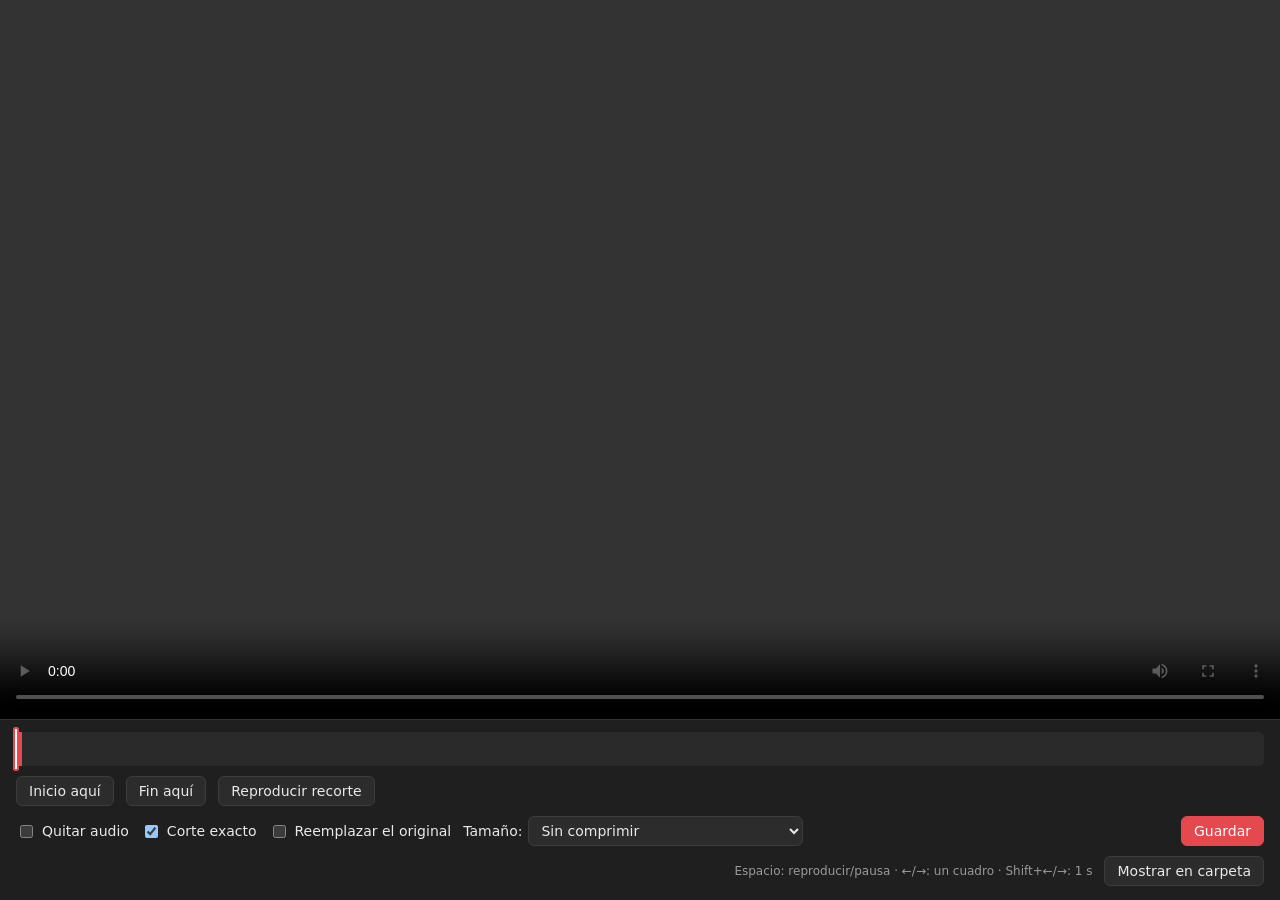
<file: UI/editor.html>
<!doctype html>
<html lang="es">
<head>
<meta charset="utf-8">
<style>
  :root { color-scheme: dark; --bg: #141414; --panel: #1f1f1f; --line: #333; --text: #e8e8e8; --muted: #9a9a9a; --accent: #e5484d; --selection: rgba(229, 72, 77, .30); }
  * { box-sizing: border-box; }
  [hidden] { display: none !important; }
  html, body { height: 100%; }
  body { margin: 0; background: var(--bg); color: var(--text); font: 14px "Segoe UI", system-ui, sans-serif; display: flex; flex-direction: column; }
  video { flex: 1; min-height: 0; width: 100%; background: #000; outline: none; }
  .panel { padding: 12px 16px 14px; background: var(--panel); border-top: 1px solid var(--line); display: flex; flex-direction: column; gap: 10px; }
  .timeline { position: relative; height: 34px; background: #2a2a2a; border-radius: 6px; cursor: pointer; user-select: none; touch-action: none; }
  .range { position: absolute; top: 0; bottom: 0; background: var(--selection); border-left: 3px solid var(--accent); border-right: 3px solid var(--accent); pointer-events: none; }
  .handle { position: absolute; top: -5px; bottom: -5px; width: 16px; margin-left: -8px; cursor: ew-resize; }
  .handle::after { content: ""; position: absolute; left: 5px; top: 0; bottom: 0; width: 6px; border-radius: 3px; background: var(--accent); }
  .playhead { position: absolute; top: -3px; bottom: -3px; width: 2px; margin-left: -1px; background: #fff; pointer-events: none; }
  .row { display: flex; align-items: center; gap: 12px; flex-wrap: wrap; }
  .spacer { flex: 1; }
  button { background: #2c2c2c; color: var(--text); border: 1px solid #3c3c3c; border-radius: 6px; padding: 6px 12px; font: inherit; cursor: pointer; }
  button:hover:not(:disabled) { background: #363636; }
  button.primary { background: var(--accent); border-color: var(--accent); color: #fff; }
  select { background: #2c2c2c; color: var(--text); border: 1px solid #3c3c3c; border-radius: 6px; padding: 5px 8px; font: inherit; cursor: pointer; }
  button:disabled { opacity: .5; cursor: default; }
  label { display: flex; align-items: center; gap: 6px; cursor: pointer; }
  label.disabled { color: var(--muted); cursor: default; }
  .times { color: var(--muted); font-variant-numeric: tabular-nums; }
  .hint { color: var(--muted); font-size: 12px; }
  #status { min-height: 1.3em; }
  #status.error { color: #ff8a8a; }
</style>
</head>
<body>
<video id="video" controls preload="auto"></video>
<div class="panel">
  <div class="timeline" id="timeline">
    <div class="range" id="range"></div>
    <div class="handle" id="startHandle" title="Inicio del recorte"></div>
    <div class="handle" id="endHandle" title="Fin del recorte"></div>
    <div class="playhead" id="playhead"></div>
  </div>
  <div class="row">
    <button id="markStart" title="Tecla I">Inicio aquí</button>
    <button id="markEnd" title="Tecla O">Fin aquí</button>
    <button id="playRange" title="Tecla P">Reproducir recorte</button>
    <span class="times" id="times"></span>
  </div>
  <div class="row">
    <label id="removeMicLabel" title="Saca tu voz y deja el resto del sonido" hidden><input type="checkbox" id="removeMic"> <span id="removeMicText">Quitar micrófono</span></label>
    <label id="removeAudioLabel"><input type="checkbox" id="removeAudio"> <span id="removeAudioText">Quitar audio</span></label>
    <label id="exactLabel" title="Corta justo en el cuadro elegido, pero tarda un poco más. Sin esto es instantáneo, aunque puede empezar hasta 1 s antes."><input type="checkbox" id="exact" checked> <span id="exactText">Corte exacto</span></label>
    <label><input type="checkbox" id="replace"> <span id="replaceText">Reemplazar el original</span></label>
    <label id="sizeLabel" title="Baja la calidad lo justo para que entre en ese tamaño"><span id="sizeText">Tamaño:</span>
      <select id="size">
        <option value="" id="sizeOriginal">Sin comprimir</option>
        <option value="10" id="size10">Hasta 10 MB (Discord)</option>
        <option value="50" id="size50">Hasta 50 MB (Discord Nitro Basic)</option>
      </select>
    </label>
    <span class="spacer"></span>
    <button class="primary" id="save">Guardar</button>
  </div>
  <div class="row">
    <span id="status"></span>
    <span class="spacer"></span>
    <span class="hint" id="keysHint">Espacio: reproducir/pausa · ←/→: un cuadro · Shift+←/→: 1 s</span>
    <button id="reveal">Mostrar en carpeta</button>
  </div>
</div>
<script>
  const $ = id => document.getElementById(id);
  const english = document.documentElement.lang === "en";
  const t = (spanish, englishText) => english ? englishText : spanish;
  const englishPage = {
    startHandle: { title: "Trim start" },
    endHandle: { title: "Trim end" },
    markStart: { text: "Start here", title: "Key I" },
    markEnd: { text: "End here", title: "Key O" },
    playRange: { text: "Play trim", title: "Key P" },
    removeMicLabel: { title: "Takes your voice out and keeps the rest of the sound" },
    removeMicText: { text: "Remove microphone" },
    removeAudioText: { text: "Remove audio" },
    exactLabel: { title: "Cuts right on the chosen frame, but takes a bit longer. Without it the cut is instant, but it can start up to 1 s earlier." },
    exactText: { text: "Exact cut" },
    replaceText: { text: "Replace the original" },
    sizeLabel: { title: "Lowers the quality just enough to fit that size" },
    sizeText: { text: "Size:" },
    sizeOriginal: { text: "Don't compress" },
    size10: { text: "Up to 10 MB (Discord)" },
    size50: { text: "Up to 50 MB (Discord Nitro Basic)" },
    save: { text: "Save" },
    keysHint: { text: "Space: play/pause · ←/→: one frame · Shift+←/→: 1 s" },
    reveal: { text: "Show in folder" },
  };
  if (english) {
    for (const [id, { text, title }] of Object.entries(englishPage)) {
      if (text) $(id).textContent = text;
      if (title) $(id).title = title;
    }
  }
  const video = $("video");
  const timeline = $("timeline");
  const minimumLength = 0.1;
  let frame = 1 / 60;
  let duration = 0;
  let start = 0;
  let end = 0;
  let stopAtEnd = false;

  const clamp = (value, low, high) => Math.min(Math.max(value, low), high);
  const percent = seconds => duration ? (seconds / duration) * 100 : 0;
  const format = seconds => {
    const minutes = Math.floor(seconds / 60);
    return `${minutes}:${(seconds - minutes * 60).toFixed(2).padStart(5, "0")}`;
  };

  function render() {
    $("range").style.left = percent(start) + "%";
    $("range").style.width = (percent(end) - percent(start)) + "%";
    $("startHandle").style.left = percent(start) + "%";
    $("endHandle").style.left = percent(end) + "%";
    $("playhead").style.left = percent(video.currentTime) + "%";
    $("times").textContent = duration ? `${format(start)} → ${format(end)} (${format(end - start)})` : "";
  }

  function tick() {
    if (stopAtEnd && video.currentTime >= end) {
      video.pause();
      stopAtEnd = false;
    }
    render();
    requestAnimationFrame(tick);
  }

  function timeAt(clientX) {
    const box = timeline.getBoundingClientRect();
    return clamp((clientX - box.left) / box.width, 0, 1) * duration;
  }

  function seek(seconds) {
    video.currentTime = clamp(seconds, 0, duration);
  }

  function setStart(seconds) {
    start = clamp(seconds, 0, end - minimumLength);
  }

  function setEnd(seconds) {
    end = clamp(seconds, start + minimumLength, duration);
  }

  function draggable(handle, apply) {
    handle.addEventListener("pointerdown", down => {
      down.stopPropagation();
      handle.setPointerCapture(down.pointerId);
      const move = event => {
        apply(timeAt(event.clientX));
        render();
      };
      handle.addEventListener("pointermove", move);
      handle.addEventListener("pointerup", () => handle.removeEventListener("pointermove", move), { once: true });
    });
  }

  draggable($("startHandle"), seconds => { setStart(seconds); seek(start); });
  draggable($("endHandle"), seconds => { setEnd(seconds); seek(end); });

  timeline.addEventListener("pointerdown", event => {
    stopAtEnd = false;
    seek(timeAt(event.clientX));
  });

  function playRange() {
    seek(start);
    stopAtEnd = true;
    video.play();
  }

  $("markStart").onclick = () => setStart(video.currentTime);
  $("markEnd").onclick = () => setEnd(video.currentTime);
  $("playRange").onclick = playRange;

  document.addEventListener("keydown", event => {
    if (event.target.tagName === "INPUT" || event.target.tagName === "SELECT" || !duration) return;
    const step = event.shiftKey ? 1 : frame;
    switch (event.key.toLowerCase()) {
      case "i": setStart(video.currentTime); break;
      case "o": setEnd(video.currentTime); break;
      case "p": playRange(); break;
      case " ": video.paused ? video.play() : video.pause(); break;
      case "arrowleft": video.pause(); seek(video.currentTime - step); break;
      case "arrowright": video.pause(); seek(video.currentTime + step); break;
      default: return;
    }
    event.preventDefault();
  }, true);

  video.addEventListener("loadedmetadata", () => {
    duration = video.duration;
    start = 0;
    end = duration;
    previewAudio();
  });

  function previewAudio() {
    video.muted = $("removeAudio").checked;
    $("removeMic").disabled = $("removeAudio").checked;
    const tracks = video.audioTracks;
    if (!tracks || tracks.length < 3) return;
    const wanted = $("removeMic").checked ? 1 : 0;
    for (let i = 0; i < tracks.length; i++) tracks[i].enabled = i === wanted;
  }

  $("removeAudio").onchange = previewAudio;
  $("removeMic").onchange = previewAudio;

  $("size").onchange = () => {
    const compress = $("size").value !== "";
    if (compress) $("exact").checked = true;
    $("exact").disabled = compress;
    $("exactLabel").className = compress ? "disabled" : "";
  };

  function setStatus(text, isError) {
    $("status").textContent = text || "";
    $("status").className = isError ? "error" : "";
  }

  function setBusy(busy) {
    $("save").disabled = busy;
  }

  function setAudioAvailable(hasAudio, separateMicrophone) {
    $("removeAudio").disabled = !hasAudio;
    $("removeAudio").checked = !hasAudio;
    $("removeAudioLabel").className = hasAudio ? "" : "disabled";
    $("removeAudioLabel").title = hasAudio ? "" : t("Este clip no tiene audio", "This clip has no audio");
    $("removeMicLabel").hidden = !separateMicrophone;
    $("removeMic").checked = false;
    previewAudio();
  }

  function load(url) {
    duration = 0;
    video.src = url;
  }

  function release() {
    video.pause();
    video.removeAttribute("src");
    video.load();
  }

  $("save").onclick = () => {
    const replace = $("replace").checked;
    if (replace) release();
    const maxMegabytes = Number($("size").value) || null;
    setBusy(true);
    setStatus(maxMegabytes ? t("Comprimiendo, puede tardar un poco…", "Compressing, this can take a moment…")
      : $("exact").checked ? t("Guardando, puede tardar un poco…", "Saving, this can take a moment…") : t("Guardando…", "Saving…"));
    chrome.webview.postMessage({
      action: "export",
      start,
      end,
      removeAudio: $("removeAudio").checked,
      removeMicrophone: $("removeMic").checked,
      exact: $("exact").checked,
      replace,
      maxMegabytes
    });
  };

  $("reveal").onclick = () => chrome.webview.postMessage({ action: "reveal" });

  chrome.webview.addEventListener("message", event => {
    const message = event.data;
    if (message.type === "load") {
      if (message.fps > 0) frame = 1 / message.fps;
      setAudioAvailable(message.hasAudio, message.separateMicrophone);
      load(message.url);
      return;
    }
    setBusy(false);
    setStatus(message.text, message.type === "error");
    if (message.hasAudio !== undefined && message.hasAudio !== null) setAudioAvailable(message.hasAudio, message.separateMicrophone);
    if (message.reload) load(message.url);
  });

  requestAnimationFrame(tick);
</script>
</body>
</html>
</file>
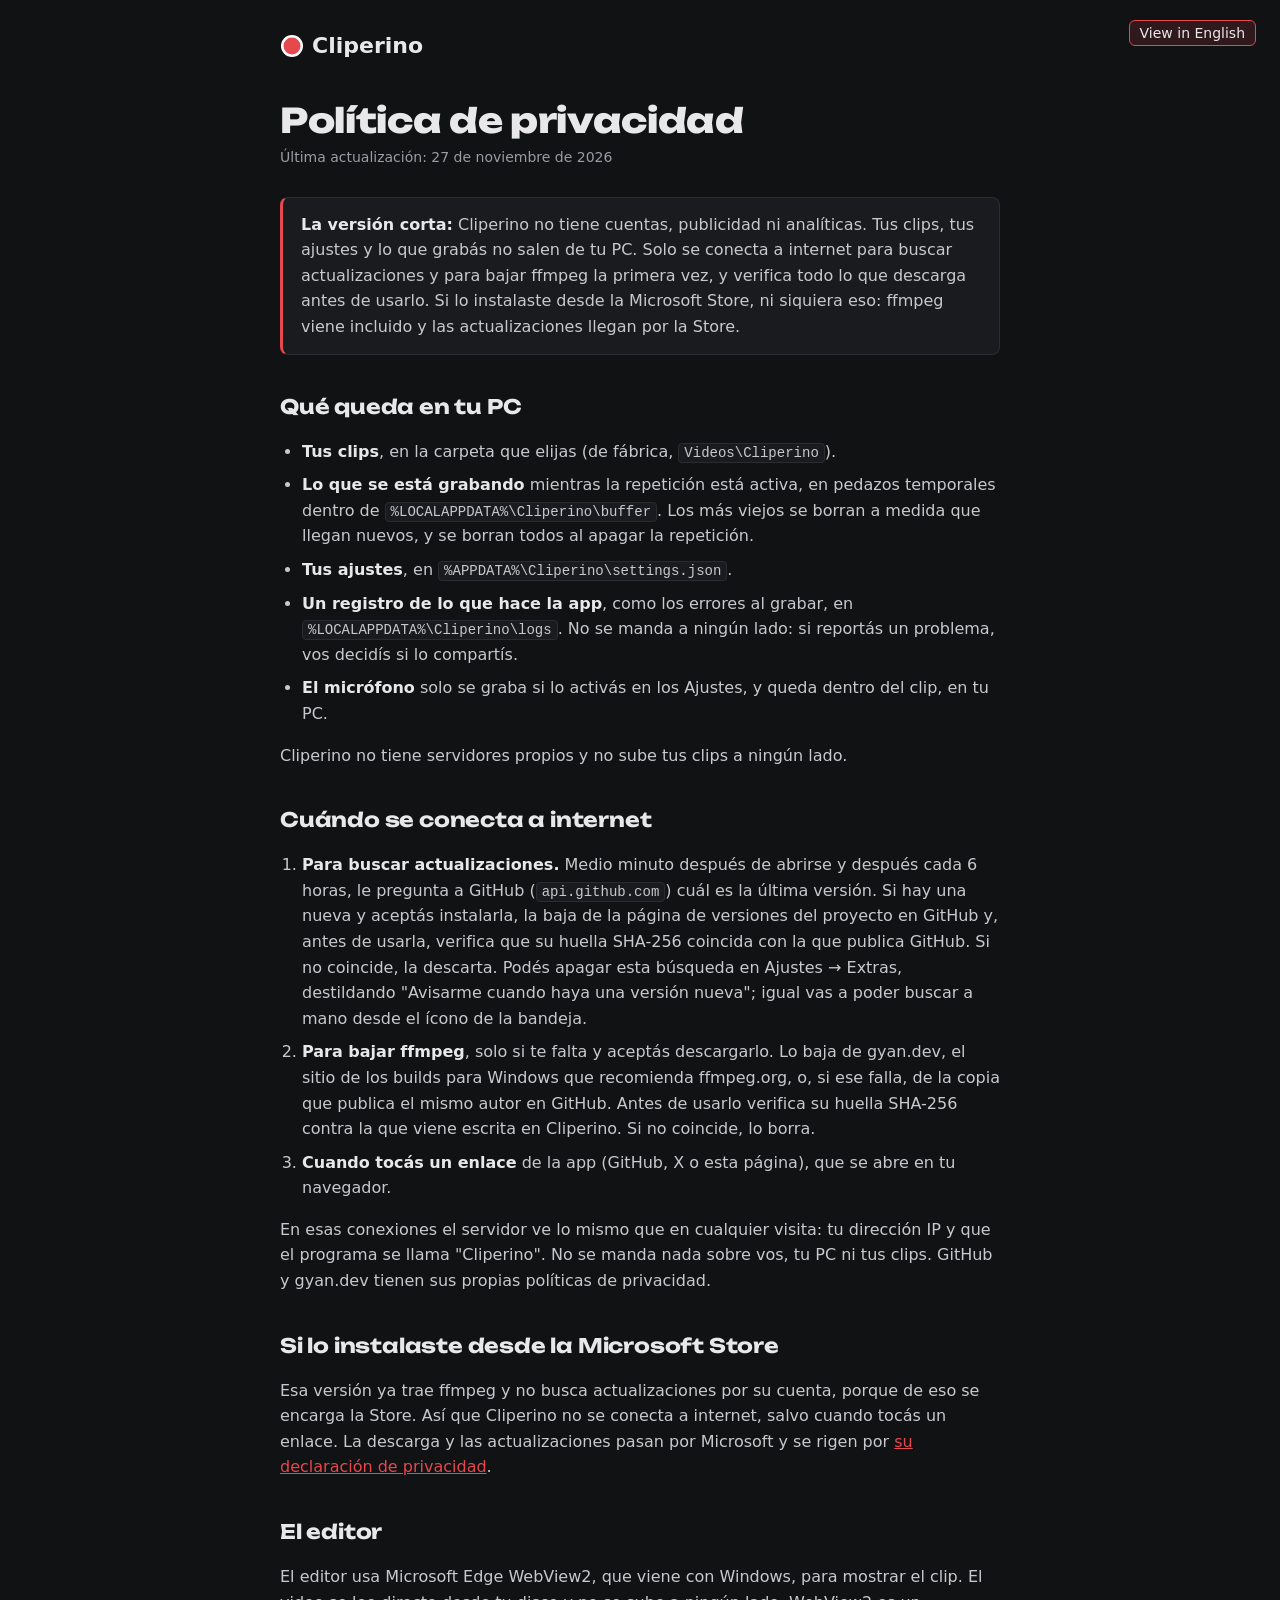
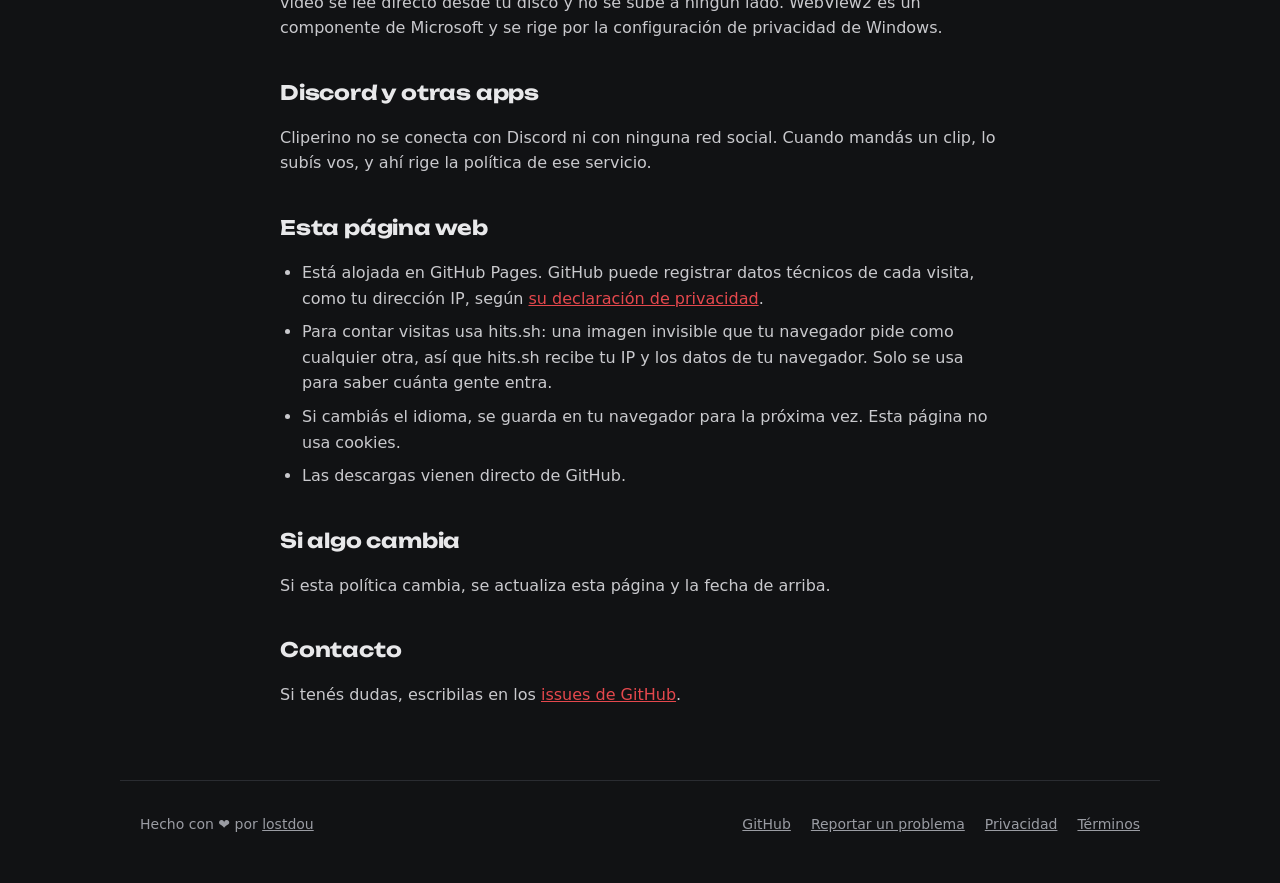
<file: web/privacidad.html>
<!doctype html>
<html lang="es">
  <head>
  <meta charset="utf-8">
  <meta name="viewport" content="width=device-width, initial-scale=1">
  <title data-en="Privacy policy - Cliperino">Política de privacidad - Cliperino</title>
  <meta name="description" content="Qué datos toca Cliperino y cuándo se conecta a internet." data-en-content="What data Cliperino touches and when it connects to the internet.">
  <link rel="canonical" href="https://cliperino.lostdou.dev/privacidad.html">
  <link rel="alternate" hreflang="es" href="https://cliperino.lostdou.dev/privacidad.html">
  <link rel="alternate" hreflang="en" href="https://cliperino.lostdou.dev/en/privacy.html">
  <link rel="alternate" hreflang="x-default" href="https://cliperino.lostdou.dev/privacidad.html">
  <meta name="theme-color" content="#111214">
  <meta property="og:image" content="https://cliperino.lostdou.dev/img/social.jpg" data-en-content="https://cliperino.lostdou.dev/img/social-en.jpg">
  <link rel="stylesheet" href="style.css">
  <link rel="icon" href="icon.ico" sizes="any">
  <link rel="icon" href="icon.svg" type="image/svg+xml">
  <script>document.documentElement.classList.add("js");</script>
  </head>
<body>

<a class="lang" id="lang" href="en/privacy.html" hreflang="en" lang="en" data-en="Español" data-en-href="../privacidad.html" data-en-hreflang="es" data-en-lang="es">English</a>

<header class="doc-header">
  <a class="logo small" href="./"><img class="mark" src="icon.svg" alt="" width="24" height="24">Cliperino</a>
</header>

<main class="doc">
  <article data-lang="es">
    <h1>Política de privacidad</h1>
    <p class="updated">Última actualización: 27 de noviembre de 2026</p>
    <p class="summary"><strong>La versión corta:</strong> Cliperino no tiene cuentas, publicidad ni analíticas. Tus clips, tus ajustes y lo que grabás no salen de tu PC. Solo se conecta a internet para buscar actualizaciones y para bajar ffmpeg la primera vez, y verifica todo lo que descarga antes de usarlo. Si lo instalaste desde la Microsoft Store, ni siquiera eso: ffmpeg viene incluido y las actualizaciones llegan por la Store.</p>

    <h2>Qué queda en tu PC</h2>
    <ul>
      <li><strong>Tus clips</strong>, en la carpeta que elijas (de fábrica, <code>Videos\Cliperino</code>).</li>
      <li><strong>Lo que se está grabando</strong> mientras la repetición está activa, en pedazos temporales dentro de <code>%LOCALAPPDATA%\Cliperino\buffer</code>. Los más viejos se borran a medida que llegan nuevos, y se borran todos al apagar la repetición.</li>
      <li><strong>Tus ajustes</strong>, en <code>%APPDATA%\Cliperino\settings.json</code>.</li>
      <li><strong>Un registro de lo que hace la app</strong>, como los errores al grabar, en <code>%LOCALAPPDATA%\Cliperino\logs</code>. No se manda a ningún lado: si reportás un problema, vos decidís si lo compartís.</li>
      <li><strong>El micrófono</strong> solo se graba si lo activás en los Ajustes, y queda dentro del clip, en tu PC.</li>
    </ul>
    <p>Cliperino no tiene servidores propios y no sube tus clips a ningún lado.</p>

    <h2>Cuándo se conecta a internet</h2>
    <ol>
      <li><strong>Para buscar actualizaciones.</strong> Medio minuto después de abrirse y después cada 6 horas, le pregunta a GitHub (<code>api.github.com</code>) cuál es la última versión. Si hay una nueva y aceptás instalarla, la baja de la página de versiones del proyecto en GitHub y, antes de usarla, verifica que su huella SHA-256 coincida con la que publica GitHub. Si no coincide, la descarta. Podés apagar esta búsqueda en Ajustes → Extras, destildando "Avisarme cuando haya una versión nueva"; igual vas a poder buscar a mano desde el ícono de la bandeja.</li>
      <li><strong>Para bajar ffmpeg</strong>, solo si te falta y aceptás descargarlo. Lo baja de gyan.dev, el sitio de los builds para Windows que recomienda ffmpeg.org, o, si ese falla, de la copia que publica el mismo autor en GitHub. Antes de usarlo verifica su huella SHA-256 contra la que viene escrita en Cliperino. Si no coincide, lo borra.</li>
      <li><strong>Cuando tocás un enlace</strong> de la app (GitHub, X o esta página), que se abre en tu navegador.</li>
    </ol>
    <p>En esas conexiones el servidor ve lo mismo que en cualquier visita: tu dirección IP y que el programa se llama "Cliperino". No se manda nada sobre vos, tu PC ni tus clips. GitHub y gyan.dev tienen sus propias políticas de privacidad.</p>

    <h2>Si lo instalaste desde la Microsoft Store</h2>
    <p>Esa versión ya trae ffmpeg y no busca actualizaciones por su cuenta, porque de eso se encarga la Store. Así que Cliperino no se conecta a internet, salvo cuando tocás un enlace. La descarga y las actualizaciones pasan por Microsoft y se rigen por <a href="https://privacy.microsoft.com/es-es/privacystatement">su declaración de privacidad</a>.</p>

    <h2>El editor</h2>
    <p>El editor usa Microsoft Edge WebView2, que viene con Windows, para mostrar el clip. El video se lee directo desde tu disco y no se sube a ningún lado. WebView2 es un componente de Microsoft y se rige por la configuración de privacidad de Windows.</p>

    <h2>Discord y otras apps</h2>
    <p>Cliperino no se conecta con Discord ni con ninguna red social. Cuando mandás un clip, lo subís vos, y ahí rige la política de ese servicio.</p>

    <h2>Esta página web</h2>
    <ul>
      <li>Está alojada en GitHub Pages. GitHub puede registrar datos técnicos de cada visita, como tu dirección IP, según <a href="https://docs.github.com/es/site-policy/privacy-policies/github-general-privacy-statement">su declaración de privacidad</a>.</li>
      <li>Para contar visitas usa hits.sh: una imagen invisible que tu navegador pide como cualquier otra, así que hits.sh recibe tu IP y los datos de tu navegador. Solo se usa para saber cuánta gente entra.</li>
      <li>Si cambiás el idioma, se guarda en tu navegador para la próxima vez. Esta página no usa cookies.</li>
      <li>Las descargas vienen directo de GitHub.</li>
    </ul>

    <h2>Si algo cambia</h2>
    <p>Si esta política cambia, se actualiza esta página y la fecha de arriba.</p>

    <h2>Contacto</h2>
    <p>Si tenés dudas, escribilas en los <a href="https://github.com/dou-tools/cliperino/issues">issues de GitHub</a>.</p>
  </article>

  <article data-lang="en" hidden>
    <h1>Privacy policy</h1>
    <p class="updated">Last updated: November 27, 2026</p>
    <p class="summary"><strong>The short version:</strong> Cliperino has no accounts, ads or analytics. Your clips, your settings and what you record never leave your PC. It only goes online to check for updates and to download ffmpeg the first time, and it verifies everything it downloads before using it. If you installed it from the Microsoft Store, not even that: ffmpeg comes included and updates arrive through the Store.</p>

    <h2>What stays on your PC</h2>
    <ul>
      <li><strong>Your clips</strong>, in the folder you choose (<code>Videos\Cliperino</code> by default).</li>
      <li><strong>What's being recorded</strong> while instant replay is on, in temporary chunks inside <code>%LOCALAPPDATA%\Cliperino\buffer</code>. The oldest ones are deleted as new ones arrive, and all of them are deleted when you turn instant replay off.</li>
      <li><strong>Your settings</strong>, in <code>%APPDATA%\Cliperino\settings.json</code>.</li>
      <li><strong>A log of what the app does</strong>, such as recording errors, in <code>%LOCALAPPDATA%\Cliperino\logs</code>. It isn't sent anywhere: if you report a problem, you decide whether to share it.</li>
      <li><strong>The microphone</strong> is only recorded if you turn it on in Settings, and it stays inside the clip, on your PC.</li>
    </ul>
    <p>Cliperino has no servers of its own and never uploads your clips.</p>

    <h2>When it goes online</h2>
    <ol>
      <li><strong>To check for updates.</strong> Half a minute after it starts and then every 6 hours, it asks GitHub (<code>api.github.com</code>) for the latest version. If there's a new one and you choose to install it, it downloads it from the project's releases page on GitHub and, before using it, checks that its SHA-256 fingerprint matches the one GitHub publishes. If it doesn't match, the download is discarded. You can turn this off in Settings → Extras by unchecking "Let me know when there's a new version"; you can still check manually from the tray icon.</li>
      <li><strong>To download ffmpeg</strong>, only if it's missing and you agree. It comes from gyan.dev, the site with the Windows builds recommended by ffmpeg.org, or, if that fails, from the copy the same author publishes on GitHub. Before using it, Cliperino checks its SHA-256 fingerprint against the one written into the app. If it doesn't match, the file is deleted.</li>
      <li><strong>When you click a link</strong> in the app (GitHub, X or this site), which opens in your browser.</li>
    </ol>
    <p>On those connections the server sees the same as on any visit: your IP address and that the program is called "Cliperino". Nothing about you, your PC or your clips is sent. GitHub and gyan.dev have their own privacy policies.</p>

    <h2>If you installed it from the Microsoft Store</h2>
    <p>That version already includes ffmpeg and doesn't check for updates on its own, because the Store takes care of that. So Cliperino doesn't go online, except when you click a link. The download and updates go through Microsoft and follow <a href="https://privacy.microsoft.com/en-us/privacystatement">its privacy statement</a>.</p>

    <h2>The editor</h2>
    <p>The editor uses Microsoft Edge WebView2, which comes with Windows, to show the clip. The video is read straight from your disk and is never uploaded. WebView2 is a Microsoft component and follows your Windows privacy settings.</p>

    <h2>Discord and other apps</h2>
    <p>Cliperino doesn't connect to Discord or any social network. When you send a clip, you upload it yourself, and that service's policy applies.</p>

    <h2>This website</h2>
    <ul>
      <li>It's hosted on GitHub Pages. GitHub may log technical data about each visit, such as your IP address, as described in <a href="https://docs.github.com/en/site-policy/privacy-policies/github-general-privacy-statement">its privacy statement</a>.</li>
      <li>To count visits it uses hits.sh: an invisible image your browser requests like any other, so hits.sh receives your IP and browser details. It's only used to know how many people visit.</li>
      <li>If you change the language, it's saved in your browser for next time. This site doesn't use cookies.</li>
      <li>Downloads come straight from GitHub.</li>
    </ul>

    <h2>If something changes</h2>
    <p>If this policy changes, this page and the date above are updated.</p>

    <h2>Contact</h2>
    <p>If you have questions, post them in the <a href="https://github.com/dou-tools/cliperino/issues">GitHub issues</a>.</p>
  </article>
</main>

<footer>
  <span data-en="Made with ❤ by <a href=&quot;https://lostdou.dev&quot;>lostdou</a>">Hecho con ❤ por <a href="https://lostdou.dev">lostdou</a></span>
  <nav>
    <a href="https://github.com/dou-tools/cliperino">GitHub</a>
    <a href="https://github.com/dou-tools/cliperino/issues" data-en="Report a problem">Reportar un problema</a>
    <a href="privacidad.html" data-en="Privacy">Privacidad</a>
    <a href="terminos.html" data-en="Terms">Términos</a>
  </nav>
</footer>

<script src="site.js"></script>

</body>
</html>
</file>
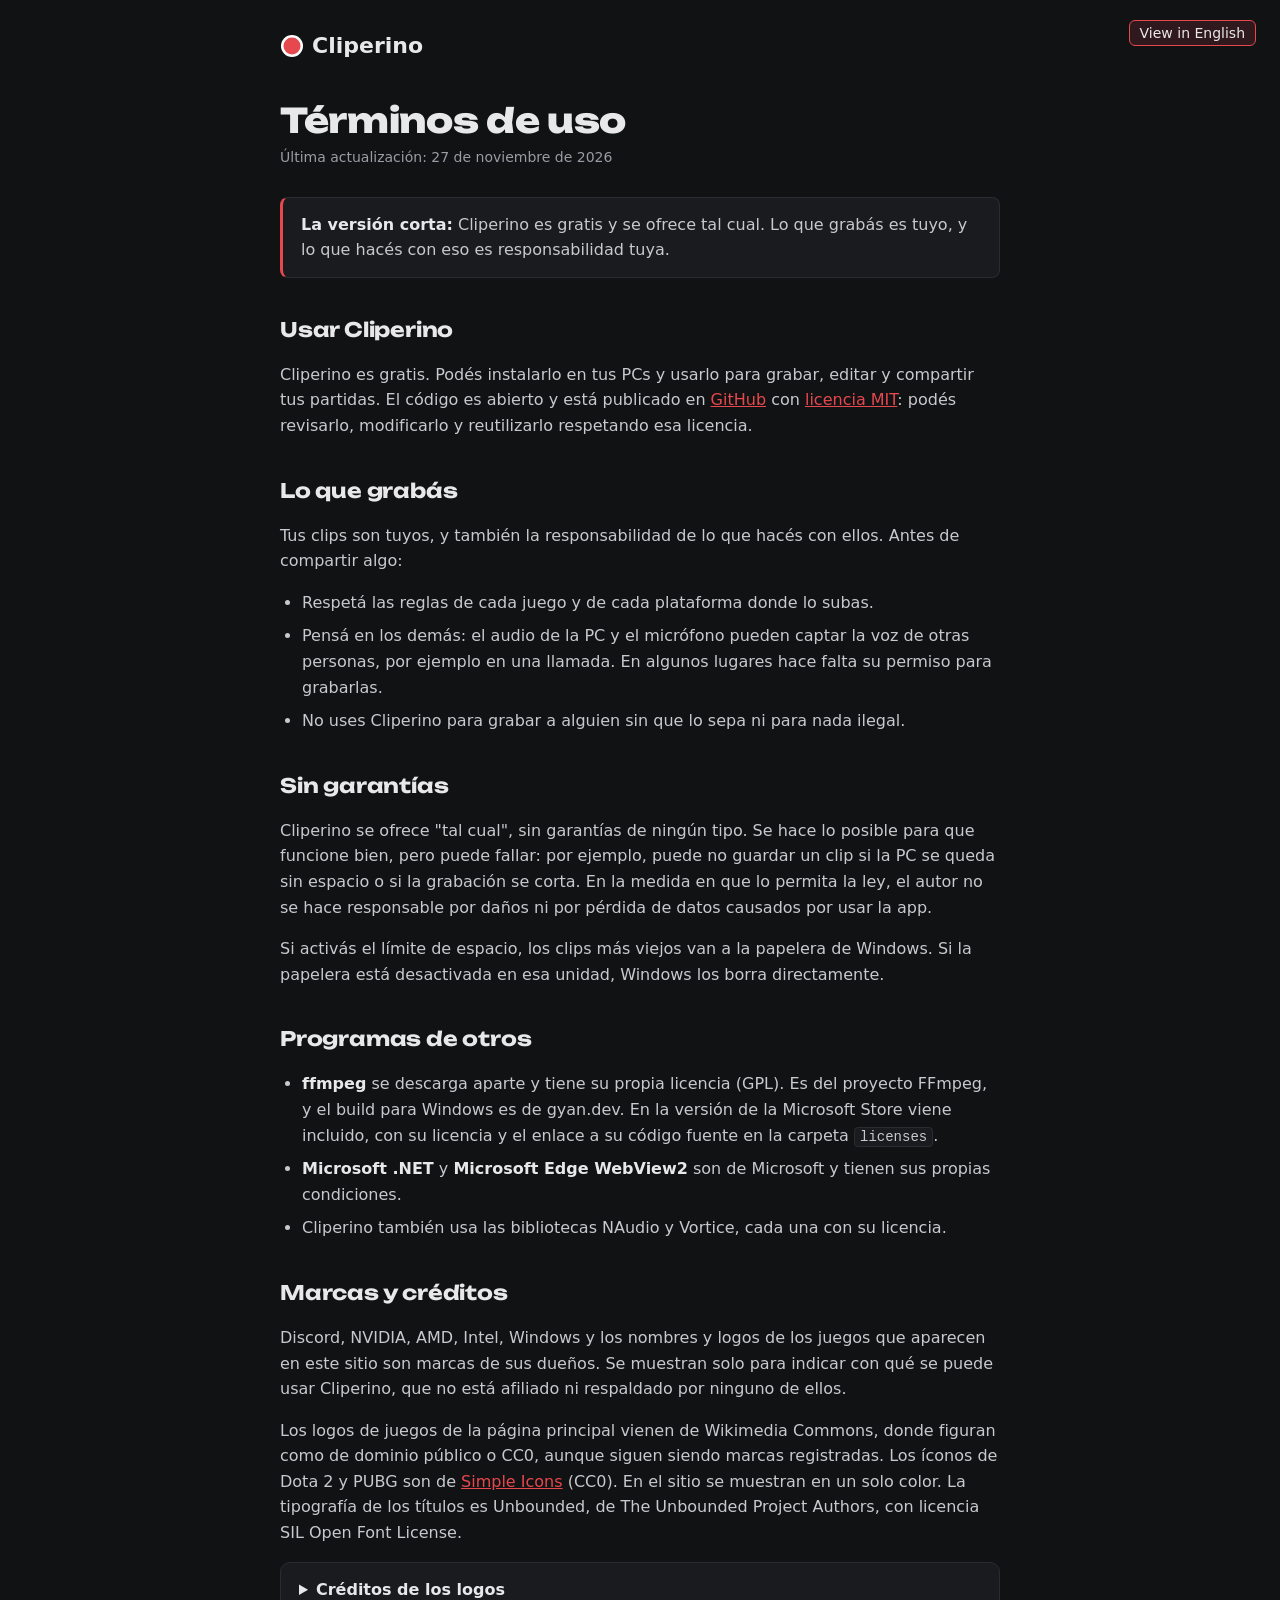
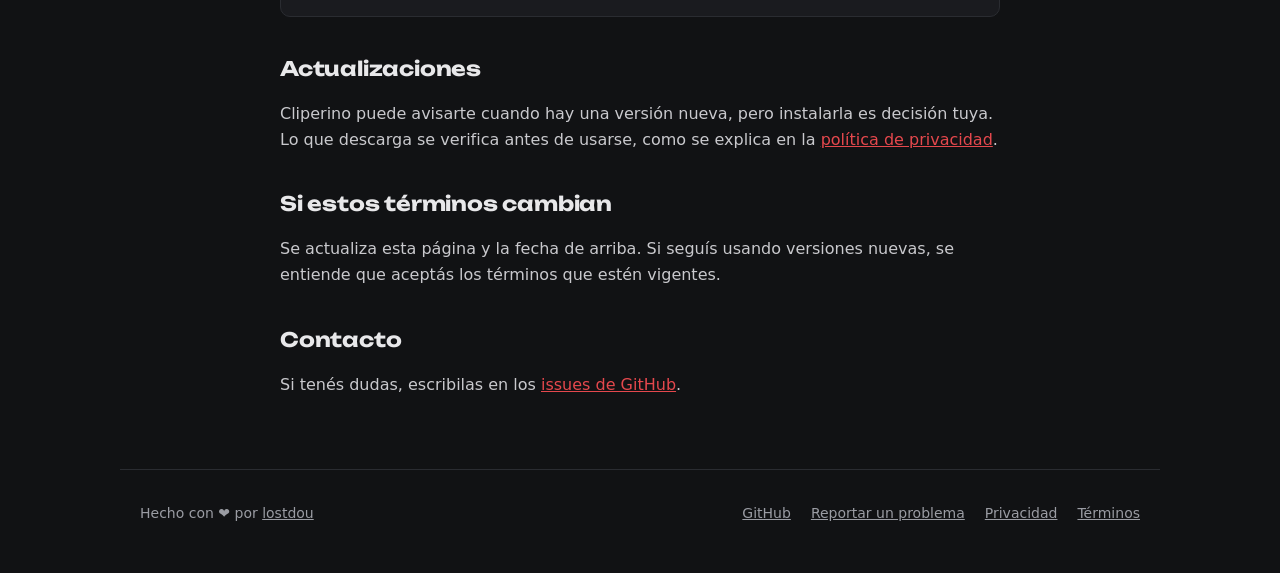
<file: web/terminos.html>
<!doctype html>
<html lang="es">
  <head>
  <meta charset="utf-8">
  <meta name="viewport" content="width=device-width, initial-scale=1">
  <title data-en="Terms of use - Cliperino">Términos de uso - Cliperino</title>
  <meta name="description" content="Las condiciones para usar Cliperino." data-en-content="The terms for using Cliperino.">
  <link rel="canonical" href="https://cliperino.lostdou.dev/terminos.html">
  <link rel="alternate" hreflang="es" href="https://cliperino.lostdou.dev/terminos.html">
  <link rel="alternate" hreflang="en" href="https://cliperino.lostdou.dev/en/terms.html">
  <link rel="alternate" hreflang="x-default" href="https://cliperino.lostdou.dev/terminos.html">
  <meta name="theme-color" content="#111214">
  <meta property="og:image" content="https://cliperino.lostdou.dev/img/social.jpg" data-en-content="https://cliperino.lostdou.dev/img/social-en.jpg">
  <link rel="stylesheet" href="style.css">
  <link rel="icon" href="icon.ico" sizes="any">
  <link rel="icon" href="icon.svg" type="image/svg+xml">
  <script>document.documentElement.classList.add("js");</script>
  </head>
<body>

<a class="lang" id="lang" href="en/terms.html" hreflang="en" lang="en" data-en="Español" data-en-href="../terminos.html" data-en-hreflang="es" data-en-lang="es">English</a>

<header class="doc-header">
  <a class="logo small" href="./"><img class="mark" src="icon.svg" alt="" width="24" height="24">Cliperino</a>
</header>

<main class="doc">
  <article data-lang="es">
    <h1>Términos de uso</h1>
    <p class="updated">Última actualización: 27 de noviembre de 2026</p>
    <p class="summary"><strong>La versión corta:</strong> Cliperino es gratis y se ofrece tal cual. Lo que grabás es tuyo, y lo que hacés con eso es responsabilidad tuya.</p>

    <h2>Usar Cliperino</h2>
    <p>Cliperino es gratis. Podés instalarlo en tus PCs y usarlo para grabar, editar y compartir tus partidas. El código es abierto y está publicado en <a href="https://github.com/dou-tools/cliperino">GitHub</a> con <a href="https://github.com/dou-tools/cliperino/blob/main/LICENSE">licencia MIT</a>: podés revisarlo, modificarlo y reutilizarlo respetando esa licencia.</p>

    <h2>Lo que grabás</h2>
    <p>Tus clips son tuyos, y también la responsabilidad de lo que hacés con ellos. Antes de compartir algo:</p>
    <ul>
      <li>Respetá las reglas de cada juego y de cada plataforma donde lo subas.</li>
      <li>Pensá en los demás: el audio de la PC y el micrófono pueden captar la voz de otras personas, por ejemplo en una llamada. En algunos lugares hace falta su permiso para grabarlas.</li>
      <li>No uses Cliperino para grabar a alguien sin que lo sepa ni para nada ilegal.</li>
    </ul>

    <h2>Sin garantías</h2>
    <p>Cliperino se ofrece "tal cual", sin garantías de ningún tipo. Se hace lo posible para que funcione bien, pero puede fallar: por ejemplo, puede no guardar un clip si la PC se queda sin espacio o si la grabación se corta. En la medida en que lo permita la ley, el autor no se hace responsable por daños ni por pérdida de datos causados por usar la app.</p>
    <p>Si activás el límite de espacio, los clips más viejos van a la papelera de Windows. Si la papelera está desactivada en esa unidad, Windows los borra directamente.</p>

    <h2>Programas de otros</h2>
    <ul>
      <li><strong>ffmpeg</strong> se descarga aparte y tiene su propia licencia (GPL). Es del proyecto FFmpeg, y el build para Windows es de gyan.dev. En la versión de la Microsoft Store viene incluido, con su licencia y el enlace a su código fuente en la carpeta <code>licenses</code>.</li>
      <li><strong>Microsoft .NET</strong> y <strong>Microsoft Edge WebView2</strong> son de Microsoft y tienen sus propias condiciones.</li>
      <li>Cliperino también usa las bibliotecas NAudio y Vortice, cada una con su licencia.</li>
    </ul>

    <h2>Marcas y créditos</h2>
    <p>Discord, NVIDIA, AMD, Intel, Windows y los nombres y logos de los juegos que aparecen en este sitio son marcas de sus dueños. Se muestran solo para indicar con qué se puede usar Cliperino, que no está afiliado ni respaldado por ninguno de ellos.</p>
    <p>Los logos de juegos de la página principal vienen de Wikimedia Commons, donde figuran como de dominio público o CC0, aunque siguen siendo marcas registradas. Los íconos de Dota 2 y PUBG son de <a href="https://simpleicons.org">Simple Icons</a> (CC0). En el sitio se muestran en un solo color. La tipografía de los títulos es Unbounded, de The Unbounded Project Authors, con licencia SIL Open Font License.</p>
    <details>
      <summary>Créditos de los logos</summary>
      <ul>
        <li><strong>Among Us</strong> - Innersloth · <a href="https://commons.wikimedia.org/wiki/File:Among_Us_Logo.svg">fuente</a> (dominio público)</li>
        <li><strong>Apex Legends</strong> - Electronic Arts · <a href="https://commons.wikimedia.org/wiki/File:Apex_Legends_logo.png">fuente</a> (CC0)</li>
        <li><strong>Balatro</strong> - LocalThunk · <a href="https://commons.wikimedia.org/wiki/File:Balatro_(2023)_logo_white_(SGDB_108829).png">fuente</a> (dominio público)</li>
        <li><strong>Black Myth: Wukong</strong> - Game Science · <a href="https://commons.wikimedia.org/wiki/File:Black_Myth_Wukong_international_black_logo.png">fuente</a> (dominio público)</li>
        <li><strong>Call of Duty</strong> - Activision · <a href="https://commons.wikimedia.org/wiki/File:Call_of_Duty_logo_2023.svg">fuente</a> (dominio público)</li>
        <li><strong>Celeste</strong> - Extremely OK Games · <a href="https://commons.wikimedia.org/wiki/File:Celeste_logo_lettering_mono.svg">fuente</a> (dominio público)</li>
        <li><strong>Clair Obscur: Expedition 33</strong> - Sandfall Interactive · <a href="https://commons.wikimedia.org/wiki/File:Clair_Obscure_Expedition_33_logo_black.svg">fuente</a> (dominio público)</li>
        <li><strong>Counter-Strike 2</strong> - Valve · <a href="https://commons.wikimedia.org/wiki/File:Counter-Strike_2_logo.svg">fuente</a> (dominio público)</li>
        <li><strong>Cyberpunk 2077</strong> - CD PROJEKT RED · <a href="https://commons.wikimedia.org/wiki/File:Cyberpunk_2077_logo_black.svg">fuente</a> (dominio público)</li>
        <li><strong>Dead by Daylight</strong> - Behaviour Interactive · <a href="https://commons.wikimedia.org/wiki/File:Dead_by_Daylight_Logo.png">fuente</a> (dominio público)</li>
        <li><strong>Elden Ring</strong> - FromSoftware · <a href="https://commons.wikimedia.org/wiki/File:Elden_Ring_logo_black.svg">fuente</a> (dominio público)</li>
        <li><strong>Fortnite</strong> - Epic Games · <a href="https://commons.wikimedia.org/wiki/File:Fortnite_logo_2.svg">fuente</a> (dominio público)</li>
        <li><strong>Geometry Dash</strong> - RobTop Games · <a href="https://commons.wikimedia.org/wiki/File:Geometry_Dash.svg">fuente</a> (dominio público)</li>
        <li><strong>Ghost of Tsushima</strong> - Sucker Punch Productions · <a href="https://commons.wikimedia.org/wiki/File:Ghost_of_Tsushima_logo_black.svg">fuente</a> (dominio público)</li>
        <li><strong>God of War</strong> - Santa Monica Studio · <a href="https://commons.wikimedia.org/wiki/File:God_of_War_Logo.png">fuente</a> (dominio público)</li>
        <li><strong>Grand Theft Auto</strong> - Rockstar Games · <a href="https://commons.wikimedia.org/wiki/File:Grand_Theft_Auto_logo_series.svg">fuente</a> (dominio público)</li>
        <li><strong>Hades II</strong> - Supergiant Games · <a href="https://commons.wikimedia.org/wiki/File:Hades_II_logo_black.svg">fuente</a> (dominio público)</li>
        <li><strong>Hollow Knight</strong> - Team Cherry · <a href="https://commons.wikimedia.org/wiki/File:Hollow_Knight_text-only_logo_black.svg">fuente</a> (dominio público)</li>
        <li><strong>League of Legends</strong> - Riot Games · <a href="https://commons.wikimedia.org/wiki/File:League_of_Legends_2019_vector.svg">fuente</a> (dominio público)</li>
        <li><strong>Marvel Rivals</strong> - NetEase Games y Marvel · <a href="https://commons.wikimedia.org/wiki/File:Logo_Marvel_Rivals.svg">fuente</a> (dominio público)</li>
        <li><strong>Minecraft</strong> - Mojang Studios · <a href="https://commons.wikimedia.org/wiki/File:Minecraft_Logo-en.svg">fuente</a> (dominio público)</li>
        <li><strong>osu!</strong> - ppy · <a href="https://commons.wikimedia.org/wiki/File:Osu!_Logo_2016.svg">fuente</a> (dominio público)</li>
        <li><strong>Overwatch 2</strong> - Blizzard Entertainment · <a href="https://commons.wikimedia.org/wiki/File:Overwatch_2_text_logo.svg">fuente</a> (dominio público)</li>
        <li><strong>Portal 2</strong> - Valve · <a href="https://commons.wikimedia.org/wiki/File:Portal_2_logo.png">fuente</a> (dominio público)</li>
        <li><strong>Rainbow Six Siege X</strong> - Ubisoft · <a href="https://commons.wikimedia.org/wiki/File:Rainbow_Six_Siege_X_logo.svg">fuente</a> (dominio público)</li>
        <li><strong>Red Dead Redemption 2</strong> - Rockstar Games · <a href="https://commons.wikimedia.org/wiki/File:Red_Dead_Redemption_2_Logo.png">fuente</a> (dominio público)</li>
        <li><strong>Resident Evil 4</strong> - Capcom · <a href="https://commons.wikimedia.org/wiki/File:Resident_Evil_4_logo_(2023).svg">fuente</a> (dominio público)</li>
        <li><strong>Roblox</strong> - Roblox Corporation · <a href="https://commons.wikimedia.org/wiki/File:Roblox_Logo_Black.svg">fuente</a> (dominio público)</li>
        <li><strong>Rocket League</strong> - Psyonix · <a href="https://commons.wikimedia.org/wiki/File:Rocket_League_black_text_logo.svg">fuente</a> (dominio público)</li>
        <li><strong>Rust</strong> - Facepunch Studios · <a href="https://commons.wikimedia.org/wiki/File:Rust_vector_logo.svg">fuente</a> (dominio público)</li>
        <li><strong>Sekiro: Shadows Die Twice</strong> - FromSoftware · <a href="https://commons.wikimedia.org/wiki/File:Sekiro_Shadows_Die_Twice_logo.png">fuente</a> (dominio público)</li>
        <li><strong>Subnautica</strong> - Unknown Worlds Entertainment · <a href="https://commons.wikimedia.org/wiki/File:Subnautica_logo.png">fuente</a> (dominio público)</li>
        <li><strong>THE FINALS</strong> - Embark Studios · <a href="https://commons.wikimedia.org/wiki/File:The_Finals_logo_white.svg">fuente</a> (dominio público)</li>
        <li><strong>The Last of Us</strong> - Naughty Dog · <a href="https://commons.wikimedia.org/wiki/File:The_Last_of_Us_logo.svg">fuente</a> (dominio público)</li>
        <li><strong>The Witcher 3</strong> - CD PROJEKT RED · <a href="https://commons.wikimedia.org/wiki/File:EN_The-Witcher-3_Logo-Black_RGB.svg">fuente</a> (dominio público)</li>
        <li><strong>Undertale</strong> - Toby Fox · <a href="https://commons.wikimedia.org/wiki/File:Undertale_vector_logo_on_black_borders.svg">fuente</a> (dominio público)</li>
        <li><strong>VALORANT</strong> - Riot Games · <a href="https://commons.wikimedia.org/wiki/File:Valorant_logo.svg">fuente</a> (dominio público)</li>
      </ul>
    </details>

    <h2>Actualizaciones</h2>
    <p>Cliperino puede avisarte cuando hay una versión nueva, pero instalarla es decisión tuya. Lo que descarga se verifica antes de usarse, como se explica en la <a href="privacidad.html">política de privacidad</a>.</p>

    <h2>Si estos términos cambian</h2>
    <p>Se actualiza esta página y la fecha de arriba. Si seguís usando versiones nuevas, se entiende que aceptás los términos que estén vigentes.</p>

    <h2>Contacto</h2>
    <p>Si tenés dudas, escribilas en los <a href="https://github.com/dou-tools/cliperino/issues">issues de GitHub</a>.</p>
  </article>

  <article data-lang="en" hidden>
    <h1>Terms of use</h1>
    <p class="updated">Last updated: November 27, 2026</p>
    <p class="summary"><strong>The short version:</strong> Cliperino is free and provided as is. What you record is yours, and what you do with it is your responsibility.</p>

    <h2>Using Cliperino</h2>
    <p>Cliperino is free. You can install it on your PCs and use it to record, edit and share your games. The source code is open and published on <a href="https://github.com/dou-tools/cliperino">GitHub</a> under the <a href="https://github.com/dou-tools/cliperino/blob/main/LICENSE">MIT license</a>: you can check it, change it and reuse it as that license allows.</p>

    <h2>What you record</h2>
    <p>Your clips are yours, and so is the responsibility for what you do with them. Before sharing something:</p>
    <ul>
      <li>Follow the rules of each game and of each platform where you upload it.</li>
      <li>Think about others: the PC audio and the microphone can pick up other people's voices, for example on a call. Some places require their permission to record them.</li>
      <li>Don't use Cliperino to record someone without them knowing or for anything illegal.</li>
    </ul>

    <h2>No warranty</h2>
    <p>Cliperino is provided "as is", without warranties of any kind. Every effort is made for it to work well, but it can fail: for example, it may not save a clip if the PC runs out of space or if recording stops. To the extent the law allows, the author isn't liable for damages or data loss caused by using the app.</p>
    <p>If you turn on the space limit, the oldest clips go to the Windows Recycle Bin. If the Recycle Bin is turned off for that drive, Windows deletes them right away.</p>

    <h2>Other people's software</h2>
    <ul>
      <li><strong>ffmpeg</strong> is downloaded separately and has its own license (GPL). It's made by the FFmpeg project, and the Windows build comes from gyan.dev. The Microsoft Store version includes it, with its license and a link to its source code in the <code>licenses</code> folder.</li>
      <li><strong>Microsoft .NET</strong> and <strong>Microsoft Edge WebView2</strong> belong to Microsoft and have their own terms.</li>
      <li>Cliperino also uses the NAudio and Vortice libraries, each under its own license.</li>
    </ul>

    <h2>Trademarks and credits</h2>
    <p>Discord, NVIDIA, AMD, Intel, Windows and the game names and logos shown on this site are trademarks of their owners. They're shown only to indicate what Cliperino can be used with, and Cliperino isn't affiliated with or endorsed by any of them.</p>
    <p>The game logos on the home page come from Wikimedia Commons, where they're listed as public domain or CC0, although they're still trademarks. The Dota 2 and PUBG icons come from <a href="https://simpleicons.org">Simple Icons</a> (CC0). On this site they're shown in a single color. The heading typeface is Unbounded, by The Unbounded Project Authors, under the SIL Open Font License.</p>
    <details>
      <summary>Logo credits</summary>
      <ul>
        <li><strong>Among Us</strong> - Innersloth · <a href="https://commons.wikimedia.org/wiki/File:Among_Us_Logo.svg">source</a> (public domain)</li>
        <li><strong>Apex Legends</strong> - Electronic Arts · <a href="https://commons.wikimedia.org/wiki/File:Apex_Legends_logo.png">source</a> (CC0)</li>
        <li><strong>Balatro</strong> - LocalThunk · <a href="https://commons.wikimedia.org/wiki/File:Balatro_(2023)_logo_white_(SGDB_108829).png">source</a> (public domain)</li>
        <li><strong>Black Myth: Wukong</strong> - Game Science · <a href="https://commons.wikimedia.org/wiki/File:Black_Myth_Wukong_international_black_logo.png">source</a> (public domain)</li>
        <li><strong>Call of Duty</strong> - Activision · <a href="https://commons.wikimedia.org/wiki/File:Call_of_Duty_logo_2023.svg">source</a> (public domain)</li>
        <li><strong>Celeste</strong> - Extremely OK Games · <a href="https://commons.wikimedia.org/wiki/File:Celeste_logo_lettering_mono.svg">source</a> (public domain)</li>
        <li><strong>Clair Obscur: Expedition 33</strong> - Sandfall Interactive · <a href="https://commons.wikimedia.org/wiki/File:Clair_Obscure_Expedition_33_logo_black.svg">source</a> (public domain)</li>
        <li><strong>Counter-Strike 2</strong> - Valve · <a href="https://commons.wikimedia.org/wiki/File:Counter-Strike_2_logo.svg">source</a> (public domain)</li>
        <li><strong>Cyberpunk 2077</strong> - CD PROJEKT RED · <a href="https://commons.wikimedia.org/wiki/File:Cyberpunk_2077_logo_black.svg">source</a> (public domain)</li>
        <li><strong>Dead by Daylight</strong> - Behaviour Interactive · <a href="https://commons.wikimedia.org/wiki/File:Dead_by_Daylight_Logo.png">source</a> (public domain)</li>
        <li><strong>Elden Ring</strong> - FromSoftware · <a href="https://commons.wikimedia.org/wiki/File:Elden_Ring_logo_black.svg">source</a> (public domain)</li>
        <li><strong>Fortnite</strong> - Epic Games · <a href="https://commons.wikimedia.org/wiki/File:Fortnite_logo_2.svg">source</a> (public domain)</li>
        <li><strong>Geometry Dash</strong> - RobTop Games · <a href="https://commons.wikimedia.org/wiki/File:Geometry_Dash.svg">source</a> (public domain)</li>
        <li><strong>Ghost of Tsushima</strong> - Sucker Punch Productions · <a href="https://commons.wikimedia.org/wiki/File:Ghost_of_Tsushima_logo_black.svg">source</a> (public domain)</li>
        <li><strong>God of War</strong> - Santa Monica Studio · <a href="https://commons.wikimedia.org/wiki/File:God_of_War_Logo.png">source</a> (public domain)</li>
        <li><strong>Grand Theft Auto</strong> - Rockstar Games · <a href="https://commons.wikimedia.org/wiki/File:Grand_Theft_Auto_logo_series.svg">source</a> (public domain)</li>
        <li><strong>Hades II</strong> - Supergiant Games · <a href="https://commons.wikimedia.org/wiki/File:Hades_II_logo_black.svg">source</a> (public domain)</li>
        <li><strong>Hollow Knight</strong> - Team Cherry · <a href="https://commons.wikimedia.org/wiki/File:Hollow_Knight_text-only_logo_black.svg">source</a> (public domain)</li>
        <li><strong>League of Legends</strong> - Riot Games · <a href="https://commons.wikimedia.org/wiki/File:League_of_Legends_2019_vector.svg">source</a> (public domain)</li>
        <li><strong>Marvel Rivals</strong> - NetEase Games y Marvel · <a href="https://commons.wikimedia.org/wiki/File:Logo_Marvel_Rivals.svg">source</a> (public domain)</li>
        <li><strong>Minecraft</strong> - Mojang Studios · <a href="https://commons.wikimedia.org/wiki/File:Minecraft_Logo-en.svg">source</a> (public domain)</li>
        <li><strong>osu!</strong> - ppy · <a href="https://commons.wikimedia.org/wiki/File:Osu!_Logo_2016.svg">source</a> (public domain)</li>
        <li><strong>Overwatch 2</strong> - Blizzard Entertainment · <a href="https://commons.wikimedia.org/wiki/File:Overwatch_2_text_logo.svg">source</a> (public domain)</li>
        <li><strong>Portal 2</strong> - Valve · <a href="https://commons.wikimedia.org/wiki/File:Portal_2_logo.png">source</a> (public domain)</li>
        <li><strong>Rainbow Six Siege X</strong> - Ubisoft · <a href="https://commons.wikimedia.org/wiki/File:Rainbow_Six_Siege_X_logo.svg">source</a> (public domain)</li>
        <li><strong>Red Dead Redemption 2</strong> - Rockstar Games · <a href="https://commons.wikimedia.org/wiki/File:Red_Dead_Redemption_2_Logo.png">source</a> (public domain)</li>
        <li><strong>Resident Evil 4</strong> - Capcom · <a href="https://commons.wikimedia.org/wiki/File:Resident_Evil_4_logo_(2023).svg">source</a> (public domain)</li>
        <li><strong>Roblox</strong> - Roblox Corporation · <a href="https://commons.wikimedia.org/wiki/File:Roblox_Logo_Black.svg">source</a> (public domain)</li>
        <li><strong>Rocket League</strong> - Psyonix · <a href="https://commons.wikimedia.org/wiki/File:Rocket_League_black_text_logo.svg">source</a> (public domain)</li>
        <li><strong>Rust</strong> - Facepunch Studios · <a href="https://commons.wikimedia.org/wiki/File:Rust_vector_logo.svg">source</a> (public domain)</li>
        <li><strong>Sekiro: Shadows Die Twice</strong> - FromSoftware · <a href="https://commons.wikimedia.org/wiki/File:Sekiro_Shadows_Die_Twice_logo.png">source</a> (public domain)</li>
        <li><strong>Subnautica</strong> - Unknown Worlds Entertainment · <a href="https://commons.wikimedia.org/wiki/File:Subnautica_logo.png">source</a> (public domain)</li>
        <li><strong>THE FINALS</strong> - Embark Studios · <a href="https://commons.wikimedia.org/wiki/File:The_Finals_logo_white.svg">source</a> (public domain)</li>
        <li><strong>The Last of Us</strong> - Naughty Dog · <a href="https://commons.wikimedia.org/wiki/File:The_Last_of_Us_logo.svg">source</a> (public domain)</li>
        <li><strong>The Witcher 3</strong> - CD PROJEKT RED · <a href="https://commons.wikimedia.org/wiki/File:EN_The-Witcher-3_Logo-Black_RGB.svg">source</a> (public domain)</li>
        <li><strong>Undertale</strong> - Toby Fox · <a href="https://commons.wikimedia.org/wiki/File:Undertale_vector_logo_on_black_borders.svg">source</a> (public domain)</li>
        <li><strong>VALORANT</strong> - Riot Games · <a href="https://commons.wikimedia.org/wiki/File:Valorant_logo.svg">source</a> (public domain)</li>
      </ul>
    </details>

    <h2>Updates</h2>
    <p>Cliperino can let you know when there's a new version, but installing it is up to you. What it downloads is verified before use, as explained in the <a href="privacidad.html">privacy policy</a>.</p>

    <h2>If these terms change</h2>
    <p>This page and the date above are updated. If you keep using new versions, you accept the terms in effect at that time.</p>

    <h2>Contact</h2>
    <p>If you have questions, post them in the <a href="https://github.com/dou-tools/cliperino/issues">GitHub issues</a>.</p>
  </article>
</main>

<footer>
  <span data-en="Made with ❤ by <a href=&quot;https://lostdou.dev&quot;>lostdou</a>">Hecho con ❤ por <a href="https://lostdou.dev">lostdou</a></span>
  <nav>
    <a href="https://github.com/dou-tools/cliperino">GitHub</a>
    <a href="https://github.com/dou-tools/cliperino/issues" data-en="Report a problem">Reportar un problema</a>
    <a href="privacidad.html" data-en="Privacy">Privacidad</a>
    <a href="terminos.html" data-en="Terms">Términos</a>
  </nav>
</footer>

<script src="site.js"></script>

</body>
</html>
</file>
<file: web/style.css>
@font-face {
  font-family: "Unbounded";
  src: url(fonts/unbounded.woff2) format("woff2");
  font-weight: 500 900;
  font-display: swap;
}

:root {
  --bg: #111214;
  --surface: #1a1b1f;
  --surface-2: #23242a;
  --border: #2a2c31;
  --text: #e8e8ea;
  --muted: #9a9ca3;
  --accent: #e5484d;
  --accent-hover: #f05a5f;
  --accent-soft: rgba(229, 72, 77, 0.14);
  --system: #6e8bff;
  --microphone: #2fbf8f;
  --display: "Unbounded", "Segoe UI", system-ui, sans-serif;
  --mono: ui-monospace, "Cascadia Mono", Consolas, monospace;
  --ease: cubic-bezier(0.2, 0.7, 0.2, 1);
}
* { box-sizing: border-box; }
body {
  margin: 0;
  overflow-x: clip;
  background: var(--bg);
  color: var(--text);
  font: 16px/1.6 "Segoe UI", system-ui, -apple-system, sans-serif;
}
a { color: var(--accent); }
main, header, footer { max-width: 1040px; margin: 0 auto; padding: 0 20px; }

.lang { position: absolute; top: 20px; right: 24px; z-index: 5; background: none; border: 1px solid var(--border); border-radius: 6px; padding: 4px 10px; font: 14px "Segoe UI", system-ui, sans-serif; color: var(--muted); cursor: pointer; }
.lang { text-decoration: none; }
.lang:hover { color: var(--text); }
.lang.suggest { color: var(--text); border-color: var(--accent); background: var(--accent-soft); }

.hero { padding-top: 72px; padding-bottom: 56px; text-align: center; }
.logo { display: inline-flex; align-items: center; gap: 12px; font-size: 40px; font-weight: 700; margin: 0; }
.mark { display: block; width: 40px; height: 40px; }
.tagline { font-size: 20px; color: var(--muted); max-width: 640px; margin: 16px auto 32px; }

.download {
  display: inline-block;
  background: var(--accent);
  color: #fff;
  text-decoration: none;
  font-weight: 600;
  font-size: 18px;
  padding: 14px 32px;
  border-radius: 8px;
}
.download:hover { background: var(--accent-hover); }
.download-note { color: var(--muted); font-size: 14px; margin-top: 14px; }
.download-note a { color: var(--muted); }

.demo { position: relative; max-width: 880px; margin: 40px auto 0; border: 1px solid var(--border); border-radius: 12px; overflow: hidden; box-shadow: 0 24px 60px rgba(0, 0, 0, 0.5); background: #000; }
.demo video { display: block; width: 100%; height: auto; }
.toast {
  position: absolute;
  top: 5%;
  right: 3%;
  display: flex;
  align-items: center;
  gap: 10px;
  padding: 10px 16px 10px 14px;
  background: rgba(28, 28, 30, 0.95);
  border-left: 4px solid var(--accent);
  border-radius: 8px;
  color: #fff;
  font-size: 15px;
  font-weight: 600;
  opacity: 0;
  transform: translateY(-6px);
  transition: opacity 0.2s, transform 0.2s;
  pointer-events: none;
}
.toast.visible { opacity: 1; transform: none; }
.toast-dot { flex: none; width: 16px; height: 16px; background: url(icon.svg) center / contain no-repeat; }

section { padding: 48px 0; border-top: 1px solid var(--border); }
h2 { font-family: var(--display); font-size: 26px; font-weight: 700; letter-spacing: -0.01em; margin: 0 0 24px; }
h3 { font-size: 18px; margin: 0 0 6px; }

[data-scroll] { --in: 1; --pass: 0; }
.display { margin: 14px 0 18px; font-family: var(--display); font-size: clamp(38px, 5.4vw, 66px); font-weight: 800; line-height: 1; letter-spacing: -0.02em; text-transform: uppercase; }
.eyebrow { display: inline-block; color: var(--accent); font: 600 13px/1.2 var(--mono); letter-spacing: 0.14em; text-transform: uppercase; }
.scene { padding: 110px 0; border-top: 0; }
.scene p { margin: 0; color: var(--muted); font-size: 18px; }
.scene p strong { color: var(--text); }
.scene kbd { font-size: 15px; }
.wide .scene-text { max-width: 680px; margin-bottom: 56px; }

.save { display: grid; grid-template-columns: 5fr 7fr; gap: 56px; align-items: center; }
.stage { position: relative; padding: 10px 0 40px; perspective: 1400px; }
.stage::before { content: ""; position: absolute; inset: 4% 2% 14%; background: radial-gradient(closest-side, rgba(229, 72, 77, 0.3), transparent); filter: blur(30px); opacity: var(--in); pointer-events: none; }
.screen {
  position: relative;
  overflow: hidden;
  background: #000;
  border: 1px solid #34363d;
  border-radius: 16px;
  box-shadow: 0 40px 90px rgba(0, 0, 0, 0.6);
  transform-origin: 30% 50%;
  transform: rotateY(calc(-36deg + var(--in) * 26deg)) rotateX(calc(16deg - var(--in) * 12deg)) scale(calc(0.84 + var(--in) * 0.16));
  opacity: calc(0.2 + var(--in) * 0.8);
}
.screen video { display: block; width: 100%; height: auto; }
.rec { position: absolute; top: 14px; left: 14px; display: inline-flex; align-items: center; gap: 7px; padding: 5px 9px; background: rgba(0, 0, 0, 0.55); border-radius: 6px; color: #fff; font: 700 12px/1 var(--mono); letter-spacing: 0.12em; }
.rec-dot { width: 9px; height: 9px; border-radius: 50%; background: var(--accent); animation: pulse 1.6s infinite; }
@keyframes pulse {
  from { box-shadow: 0 0 0 0 rgba(229, 72, 77, 0.6); }
  to { box-shadow: 0 0 0 9px rgba(229, 72, 77, 0); }
}
.screen-toast {
  --hit: clamp(0, calc((var(--in) - 0.8) * 8), 1);
  position: absolute;
  top: 14px;
  right: 14px;
  display: flex;
  align-items: center;
  gap: 8px;
  padding: 8px 14px 8px 10px;
  background: rgba(28, 28, 30, 0.95);
  border-left: 3px solid var(--accent);
  border-radius: 8px;
  font-size: 14px;
  font-weight: 600;
  opacity: var(--hit);
  transform: translateY(calc((1 - var(--hit)) * -12px));
}
.screen-toast .toast-dot { width: 14px; height: 14px; }
.screen-keys { --hit: clamp(0, calc((var(--in) - 0.72) * 8), 1); position: absolute; left: 6%; bottom: 0; display: flex; gap: 8px; opacity: var(--in); transform: translateY(calc((1 - var(--in)) * 30px)); }
.screen-keys kbd {
  padding: 5px 12px;
  font-size: 15px;
  background: color-mix(in srgb, var(--accent) calc(var(--hit) * 24%), var(--surface));
  border-color: color-mix(in srgb, var(--accent) calc(var(--hit) * 100%), var(--border));
  box-shadow: 0 10px 24px rgba(0, 0, 0, 0.45);
  transform: translateY(calc(var(--hit) * 2px));
}

.wall { display: grid; gap: 14px; margin-inline: calc(50% - 50vw); padding: 80px 0; border-top: 0; overflow: hidden; }
.wall-row { overflow: hidden; mask-image: linear-gradient(90deg, transparent, #000 10%, #000 90%, transparent); }
.wall-track { --gap: 14px; display: flex; gap: var(--gap); width: max-content; margin: 0; padding: 0; list-style: none; translate: calc(var(--pass) * 120px) 0; }
.wall-row.reverse .wall-track { translate: calc(var(--pass) * -120px) 0; }
.js .wall-track { animation: marquee var(--speed, 80s) linear infinite; }
.js .wall-row.reverse .wall-track { animation-direction: reverse; }
@keyframes marquee { to { transform: translateX(calc(-50% - var(--gap) / 2)); } }
.wall-track li {
  display: flex;
  flex: none;
  align-items: center;
  justify-content: center;
  gap: 10px;
  width: 216px;
  height: 92px;
  padding: 0 22px;
  background: #17181c;
  border: 1px solid #25272c;
  border-radius: 12px;
  color: #74767e;
  font: 700 13px/1.25 var(--display);
  letter-spacing: 0.02em;
  text-align: center;
  text-transform: uppercase;
  transition: color 0.3s, border-color 0.3s;
}
.wall-track li:hover { color: var(--text); border-color: #3b3d44; }
.wall-track svg { flex: none; width: 22px; height: 22px; fill: currentColor; }
.wall-track img { display: block; width: auto; height: auto; max-width: 168px; max-height: 50px; opacity: 0.42; transition: opacity 0.3s; }
.wall-track li:hover img { opacity: 0.95; }
.wall-head { padding: 56px 20px; text-align: center; }
.wall-head .display { font-size: clamp(40px, 7vw, 92px); }
.wall-head p { max-width: 580px; margin: 0 auto; color: var(--muted); font-size: 18px; }

.layers { position: relative; height: clamp(300px, 44vw, 500px); perspective: 1800px; }
.layer {
  position: absolute;
  top: 12%;
  left: 1%;
  width: 44%;
  aspect-ratio: 1102 / 792;
  transform-origin: 0 50%;
  transform: rotateY(26deg) rotateX(6deg) translateX(calc(var(--in) * var(--x))) translateZ(calc(var(--in) * var(--z)));
}
.layer-trim { --x: 0%; --z: 0px; z-index: 3; }
.layer-audio { --x: 70%; --z: -50px; --label: 36%; z-index: 2; }
.layer-size { --x: 140%; --z: -100px; --label: 40%; z-index: 1; }
.layer img { display: block; width: 100%; height: 100%; object-fit: cover; border: 1px solid #34363d; border-radius: 12px; box-shadow: 0 30px 70px rgba(0, 0, 0, 0.6); }
.layer-label { position: absolute; bottom: 100%; left: var(--label, 0); margin-bottom: 12px; white-space: nowrap; color: #c9c9cd; font: 600 12px/1 var(--mono); letter-spacing: 0.12em; text-transform: uppercase; opacity: clamp(0, calc((var(--in) - 0.55) * 4), 1); }
.layer-label i { margin-left: 8px; color: var(--muted); font-style: normal; }
.audio-panel, .size-panel { height: 100%; background: rgba(24, 25, 29, 0.82); border: 1px solid rgba(255, 255, 255, 0.12); border-radius: 12px; box-shadow: 0 30px 70px rgba(0, 0, 0, 0.45); backdrop-filter: blur(6px); }
.audio-panel { display: grid; align-content: center; gap: 16px; padding: 8% 8% 8% 36%; }
.track { display: grid; gap: 7px; color: var(--muted); font: 600 11px/1 var(--mono); letter-spacing: 0.08em; text-transform: uppercase; }
.wave { display: flex; align-items: center; gap: 2px; height: 42px; padding: 0 8px; overflow: hidden; background: #0a0b0d; border: 1px solid var(--border); border-radius: 8px; }
.wave i { flex: 1; height: calc(var(--level) * 100%); min-height: 2px; border-radius: 2px; background: var(--accent); transform: scaleY(calc(0.12 + var(--in) * 0.88)); }
.wave[data-wave="system"] i { background: var(--system); }
.wave[data-wave="microphone"] i { background: var(--microphone); }
.size-panel { display: grid; align-content: center; justify-items: start; gap: 14px; padding: 8% 8% 8% 40%; }
.size-select { padding: 6px 12px; background: #1f2024; border: 1px solid #3a3c43; border-radius: 6px; font-size: 13px; }
.size-value { font: 800 clamp(34px, 5vw, 58px)/1 var(--display); }
.size-value small { color: var(--muted); font-size: 0.4em; }
.size-bar { width: 100%; height: 8px; overflow: hidden; background: #2a2c31; border-radius: 999px; }
.size-bar span { display: block; width: calc(var(--in) * 98%); height: 100%; background: var(--accent); border-radius: inherit; }
.size-note { color: var(--microphone); font: 600 12px/1 var(--mono); letter-spacing: 0.1em; text-transform: uppercase; }

.share { position: relative; margin-inline: calc(50% - 50vw); padding: 120px max(20px, calc(50vw - 520px)); overflow: hidden; text-align: center; }
.share-head { position: relative; z-index: 2; max-width: 640px; margin: 0 auto 48px; }
.share-card { position: relative; z-index: 2; max-width: 820px; margin: 0 auto; overflow: hidden; background: #000; border: 1px solid #34363d; border-radius: 16px; box-shadow: 0 40px 90px rgba(0, 0, 0, 0.6); transform: translateY(calc((1 - var(--in)) * 40px)) scale(calc(0.9 + var(--in) * 0.1)); }
.share-card video { display: block; width: 100%; height: auto; }
.share-chips { position: relative; z-index: 2; display: flex; flex-wrap: wrap; justify-content: center; gap: 10px; margin-top: 24px; }
.share-chips span { padding: 6px 14px; background: var(--surface); border: 1px solid var(--border); border-radius: 999px; color: var(--muted); font: 600 12px/1.4 var(--mono); letter-spacing: 0.08em; text-transform: uppercase; }
.floaters { position: absolute; inset: 0; z-index: 1; pointer-events: none; }
.floater {
  position: absolute;
  left: var(--x);
  top: var(--y);
  width: var(--w);
  aspect-ratio: 16 / 9;
  background: url(img/miniaturas.jpg) calc(var(--c) * 33.333%) calc(var(--r) * 100%) / 400% 200%;
  border: 1px solid rgba(255, 255, 255, 0.08);
  border-radius: 10px;
  box-shadow: 0 20px 40px rgba(0, 0, 0, 0.5);
  opacity: calc(0.22 + var(--depth) * 0.45);
  filter: blur(calc((1 - var(--depth)) * 2.5px)) saturate(0.85);
  transform: translateY(calc(var(--pass) * var(--depth) * -240px)) rotate(calc((var(--c) - 1.5) * 2deg));
}

.tilt { perspective: 1600px; }
.tilt img { display: block; width: 100%; height: auto; border: 1px solid var(--border); border-radius: 12px; box-shadow: 0 40px 90px rgba(0, 0, 0, 0.55); transform-origin: 50% 100%; transform: rotateX(calc((1 - var(--in)) * 28deg)) scale(calc(0.88 + var(--in) * 0.12)); opacity: calc(0.3 + var(--in) * 0.7); }

.extras { display: grid; grid-template-columns: repeat(3, 1fr); gap: 16px; }
.card { background: var(--surface); border: 1px solid var(--border); border-radius: 10px; padding: 20px; }
.card p { margin: 0; color: var(--muted); }
.visual { display: flex; align-items: center; height: 64px; margin-bottom: 14px; }

.chips { display: flex; flex-wrap: wrap; gap: 6px; }
.chips span { padding: 3px 10px; border: 1px solid var(--border); border-radius: 999px; color: var(--muted); font-size: 12px; font-weight: 600; }
.extras.in .chips span { animation: chip 4s infinite; }
.extras.in .chips span:nth-child(2) { animation-delay: 1s; }
.extras.in .chips span:nth-child(3) { animation-delay: 2s; }
.extras.in .chips span:nth-child(4) { animation-delay: 3s; }
@keyframes chip {
  0%, 22% { color: #fff; border-color: var(--accent); background: var(--accent-soft); }
  27%, 100% { color: var(--muted); border-color: var(--border); background: transparent; }
}

.mini-toast { display: inline-flex; align-items: center; gap: 8px; padding: 8px 12px 8px 10px; background: #26272c; border-left: 3px solid var(--accent); border-radius: 8px; font-size: 13px; font-weight: 600; }
.mini-toast .toast-dot { width: 14px; height: 14px; }

.folders { display: flex; flex-direction: column; gap: 2px; font-size: 13px; }
.folder { display: inline-flex; align-items: center; gap: 8px; }
.folder::before { content: ""; width: 16px; height: 12px; border-radius: 2px 3px 3px 3px; background: linear-gradient(#e9b949 0 3px, #d9a23a 3px); clip-path: polygon(0 0, 40% 0, 50% 22%, 100% 22%, 100% 100%, 0 100%); }
.folder.sub { padding-left: 22px; }
.folder em { color: var(--muted); font-size: 12px; font-style: normal; }
.js .extras .folder.sub { opacity: 0; transform: translateX(-8px); transition: opacity 0.4s, transform 0.4s var(--ease); }
.js .extras.in .folder.sub { opacity: 1; transform: none; transition-delay: 0.6s; }
.js .extras.in .folder.sub + .folder.sub { transition-delay: 0.8s; }

.storage { display: flex; flex-direction: column; gap: 8px; width: 100%; }
.storage-bar { height: 8px; overflow: hidden; border-radius: 999px; background: var(--surface-2); }
.storage-bar span { display: block; width: 76%; height: 100%; border-radius: inherit; background: linear-gradient(90deg, var(--microphone), #e5b04a); }
.js .extras .storage-bar span { width: 0; transition: width 1.4s var(--ease) 0.5s; }
.js .extras.in .storage-bar span { width: 76%; }
.storage-text { color: var(--muted); font-size: 12px; }

.tray { display: flex; flex-direction: column; align-items: flex-start; gap: 6px; }
.tray-tip { padding: 2px 8px; background: #2b2c31; border: 1px solid var(--border); border-radius: 4px; font-size: 12px; }
.tray-bar { display: inline-flex; align-items: center; gap: 12px; padding: 5px 12px; background: #1f2024; border: 1px solid var(--border); border-radius: 6px; color: var(--muted); font-size: 12px; }
.tray-up { width: 7px; height: 7px; margin-top: 3px; border-left: 2px solid var(--muted); border-top: 2px solid var(--muted); transform: rotate(45deg); }
.tray-app { width: 15px; height: 15px; background: url(icon.svg) center / contain no-repeat; }

.private { display: flex; align-items: center; gap: 10px; color: var(--muted); font-size: 13px; }
.lock { position: relative; flex: none; width: 16px; height: 12px; margin-top: 6px; border-radius: 3px; background: var(--microphone); }
.lock::before { content: ""; position: absolute; left: 3px; top: -7px; width: 10px; height: 9px; border: 2px solid var(--microphone); border-bottom: 0; border-radius: 6px 6px 0 0; box-sizing: border-box; }

.js .reveal { opacity: 0; transform: translateY(28px); transition: opacity 0.8s ease, transform 0.8s var(--ease); }
.js .reveal.in { opacity: 1; transform: none; }
.js .extras.reveal { opacity: 1; transform: none; }
.js .extras.reveal .card { opacity: 0; transform: translateY(24px); transition: opacity 0.6s ease, transform 0.6s var(--ease); transition-delay: calc(var(--i) * 90ms); }
.js .extras.reveal.in .card { opacity: 1; transform: none; }

ol.steps { padding-left: 22px; margin: 0; }
ol.steps li { margin-bottom: 10px; }
kbd {
  background: var(--surface);
  border: 1px solid var(--border);
  border-bottom-width: 2px;
  border-radius: 4px;
  padding: 1px 6px;
  font: 14px "Segoe UI", sans-serif;
}

details { background: var(--surface); border: 1px solid var(--border); border-radius: 10px; padding: 14px 18px; margin-bottom: 10px; }
summary { cursor: pointer; font-weight: 600; }
details p { color: var(--muted); margin: 10px 0 0; }

.cta { padding: 96px 0; text-align: center; }
.cta .display { margin-top: 0; }
.cta p { margin: 0 0 28px; color: var(--muted); font-size: 18px; }

footer { padding-top: 32px; padding-bottom: 48px; border-top: 1px solid var(--border); color: var(--muted); font-size: 14px; display: flex; flex-wrap: wrap; align-items: center; gap: 12px 24px; justify-content: space-between; }
footer nav { display: flex; gap: 20px; flex-wrap: wrap; align-items: center; }
.hits { position: absolute; width: 1px; height: 1px; opacity: 0; pointer-events: none; }
footer a { color: var(--muted); }
footer a:hover { color: var(--text); }

.doc-header { max-width: 760px; padding-top: 28px; }
.logo.small { gap: 8px; font-size: 22px; color: var(--text); text-decoration: none; }
.logo.small .mark { width: 24px; height: 24px; }
.doc { max-width: 760px; padding-bottom: 56px; }
.doc h1 { font-family: var(--display); font-size: 34px; font-weight: 800; line-height: 1.15; letter-spacing: -0.01em; margin: 36px 0 6px; }
.doc .updated { margin: 0 0 28px; color: var(--muted); font-size: 14px; }
.doc h2 { font-size: 20px; margin: 36px 0 10px; }
.doc p, .doc li { color: #c9c9cd; }
.doc li { margin-bottom: 8px; }
.doc ul, .doc ol { padding-left: 22px; }
.doc strong { color: var(--text); }
.doc code { padding: 1px 5px; background: var(--surface); border: 1px solid var(--border); border-radius: 4px; font-size: 14px; }
.summary { padding: 14px 18px; background: var(--surface); border: 1px solid var(--border); border-left: 3px solid var(--accent); border-radius: 8px; }

@media (max-width: 860px) {
  .save { grid-template-columns: 1fr; gap: 32px; }
  .screen { transform: rotateY(calc(-22deg + var(--in) * 16deg)) rotateX(calc(12deg - var(--in) * 9deg)) scale(calc(0.88 + var(--in) * 0.12)); }
  .layers { height: 78vw; }
  .layer { width: 54%; transform: rotateY(22deg) rotateX(5deg) translateX(calc(var(--in) * var(--x))) translateZ(calc(var(--in) * var(--z))); }
  .layer-audio { --x: 46%; --z: -40px; }
  .layer-size { --x: 92%; --z: -80px; }
  .layer-label { font-size: 10px; }
  .extras { grid-template-columns: 1fr 1fr; }
  .floater { opacity: calc(0.1 + var(--depth) * 0.2); }
}

@media (max-width: 600px) {
  .hero { padding-top: 48px; }
  .logo { font-size: 32px; }
  .logo .mark { width: 32px; height: 32px; }
  .tagline { font-size: 18px; }
  .demo { margin-top: 32px; }
  .toast { gap: 6px; padding: 5px 10px 5px 8px; font-size: 11px; border-left-width: 3px; }
  .toast-dot { width: 12px; height: 12px; }
  .scene { padding: 72px 0; }
  .scene p, .wall-head p { font-size: 16px; }
  .screen-toast { top: 8px; right: 8px; padding: 5px 10px 5px 8px; font-size: 11px; }
  .rec { top: 8px; left: 8px; }
  .wall { padding: 56px 0; gap: 10px; }
  .wall-track { --gap: 10px; }
  .wall-track li { width: 156px; height: 70px; padding: 0 14px; font-size: 11px; }
  .wall-track svg { width: 18px; height: 18px; }
  .wall-track img { max-width: 118px; max-height: 36px; }
  .layers { display: grid; gap: 40px; height: auto; padding-top: 24px; perspective: none; }
  .layer { position: relative; top: auto; left: auto; width: 100%; aspect-ratio: auto; transform: none; }
  .layer-trim { order: 1; }
  .layer-audio { order: 2; --label: 0; }
  .layer-size { order: 3; --label: 0; }
  .layer-label { opacity: 1; }
  .audio-panel, .size-panel { padding: 18px; }
  .size-panel { gap: 10px; }
  .share { padding-top: 72px; padding-bottom: 72px; }
  .extras { grid-template-columns: 1fr; }
  .doc h1 { font-size: 28px; }
}

@media (prefers-reduced-motion: reduce) {
  *, *::before, *::after { animation: none !important; transition: none !important; }
}
</file>
